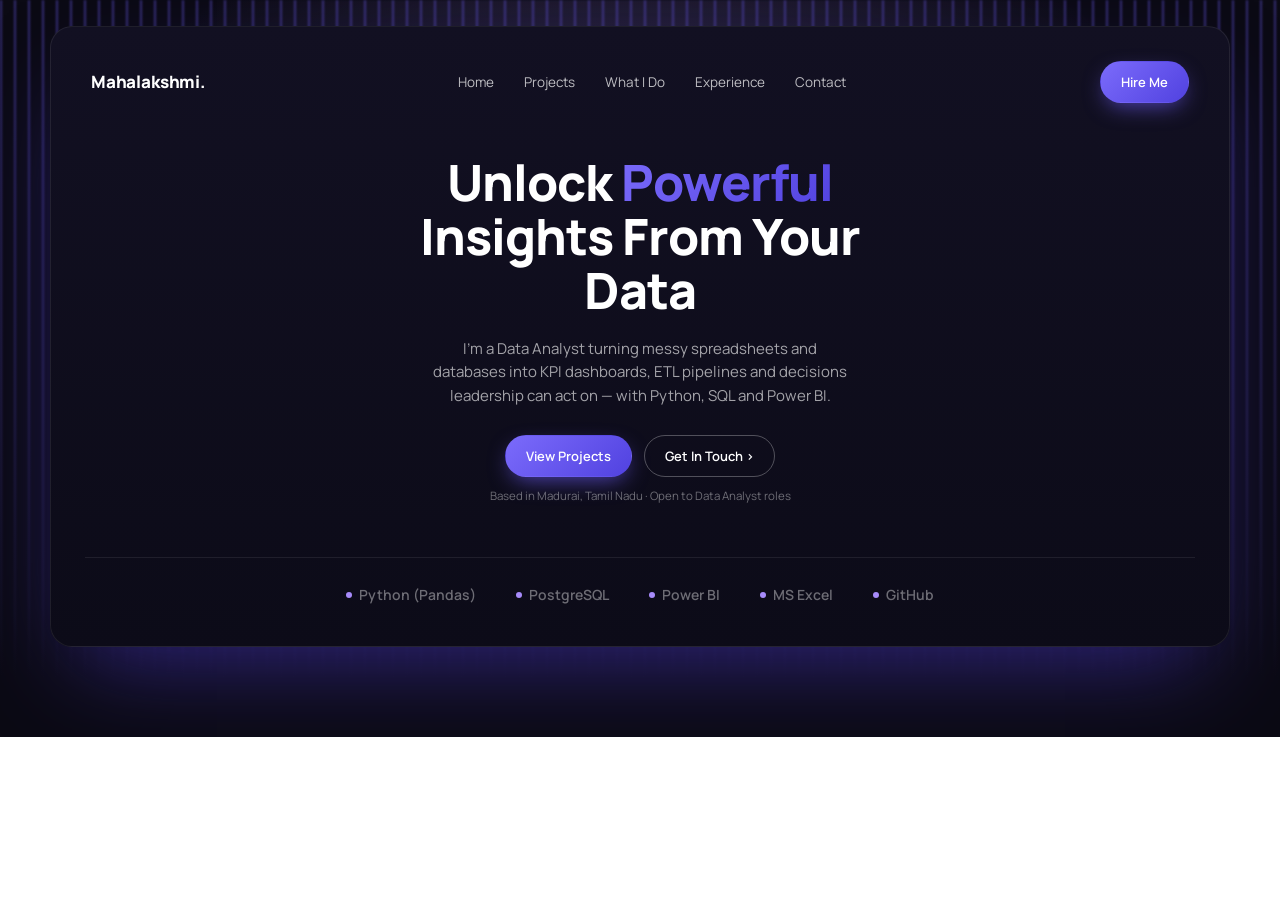
<file: index.html>
<!doctype html>
<html lang="en">
  <head>
    <meta charset="UTF-8" />
    <meta name="viewport" content="width=device-width, initial-scale=1.0" />
    <title>S M Mahalakshmi — Data Analyst</title>
    <link rel="preconnect" href="https://fonts.googleapis.com" />
    <link
      href="https://fonts.googleapis.com/css2?family=Manrope:wght@400;500;600;700;800&family=IBM+Plex+Mono:wght@400;500;600&display=swap"
      rel="stylesheet"
    />
    <link rel="stylesheet" href="style.css" />
  </head>
  <body>
    <!-- ============ HERO ============ -->
    <div class="hero-outer">
      <div class="hero-card">
        <div class="nav">
          <div class="logo">Mahalakshmi.</div>
          <div class="nav-links">
            <a href="#home">Home</a>
            <a href="#work">Projects</a>
            <a href="#do">What I Do</a>
            <a href="#experience">Experience</a>
            <a href="#contact">Contact</a>
          </div>
          <a class="btn btn-grad" href="#contact">Hire Me</a>
        </div>

        <div class="hero-body" id="home">
          <h1>
            Unlock <span class="grad-text">Powerful</span> Insights From Your
            Data
          </h1>
          <p>
            I'm a Data Analyst turning messy spreadsheets and databases into KPI
            dashboards, ETL pipelines and decisions leadership can act on — with
            Python, SQL and Power BI.
          </p>
          <div class="hero-ctas">
            <a class="btn btn-grad" href="#work">View Projects</a>
            <a class="btn btn-outline-dark" href="#contact">Get In Touch ›</a>
          </div>
          <div class="hero-note">
            Based in Madurai, Tamil Nadu · Open to Data Analyst roles
          </div>
        </div>

        <div class="tool-row">
          <span><i class="tool-dot"></i>Python (Pandas)</span>
          <span><i class="tool-dot"></i>PostgreSQL</span>
          <span><i class="tool-dot"></i>Power BI</span>
          <span><i class="tool-dot"></i>MS Excel</span>
          <span><i class="tool-dot"></i>GitHub</span>
        </div>
      </div>
    </div>

    <!-- ... the rest of the sections (Projects, Skills, Experience, Education, Contact, Footer) ... -->

    <script src="script.js"></script>
  </body>
</html>
</file>
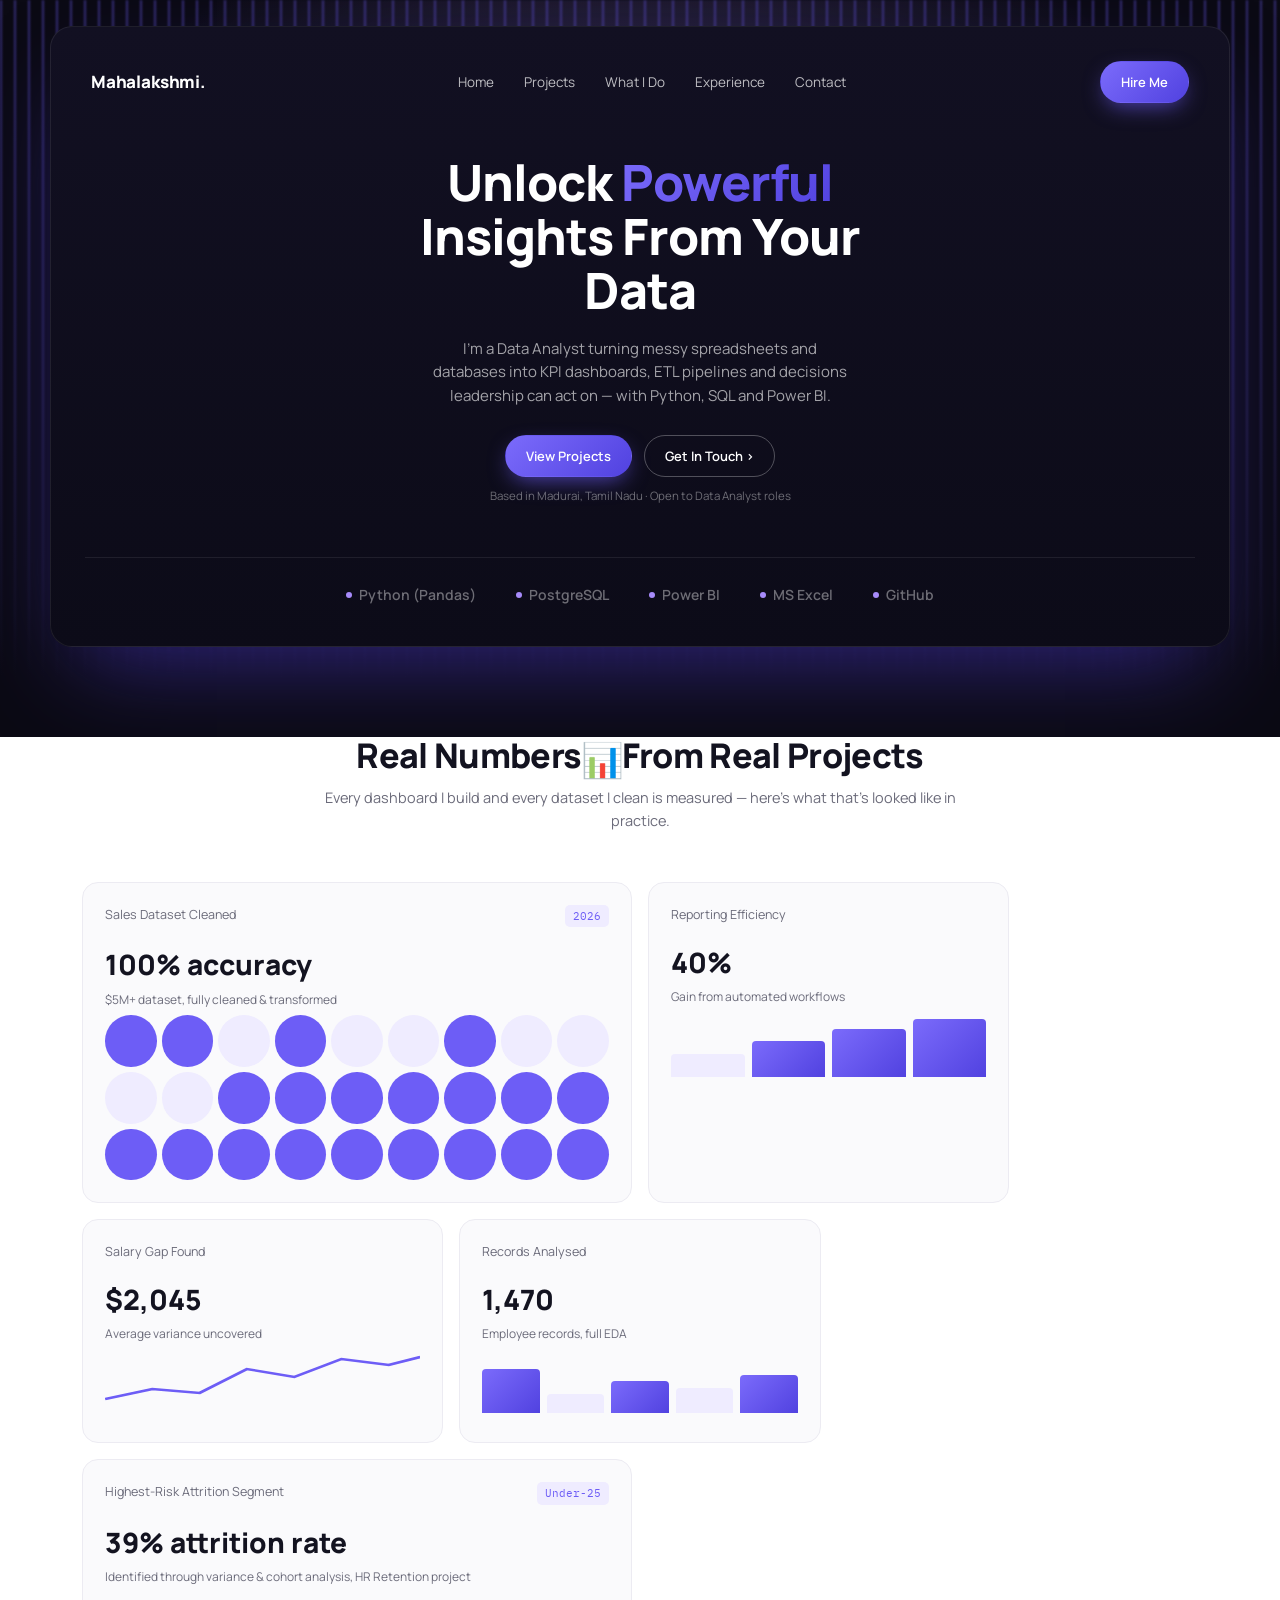
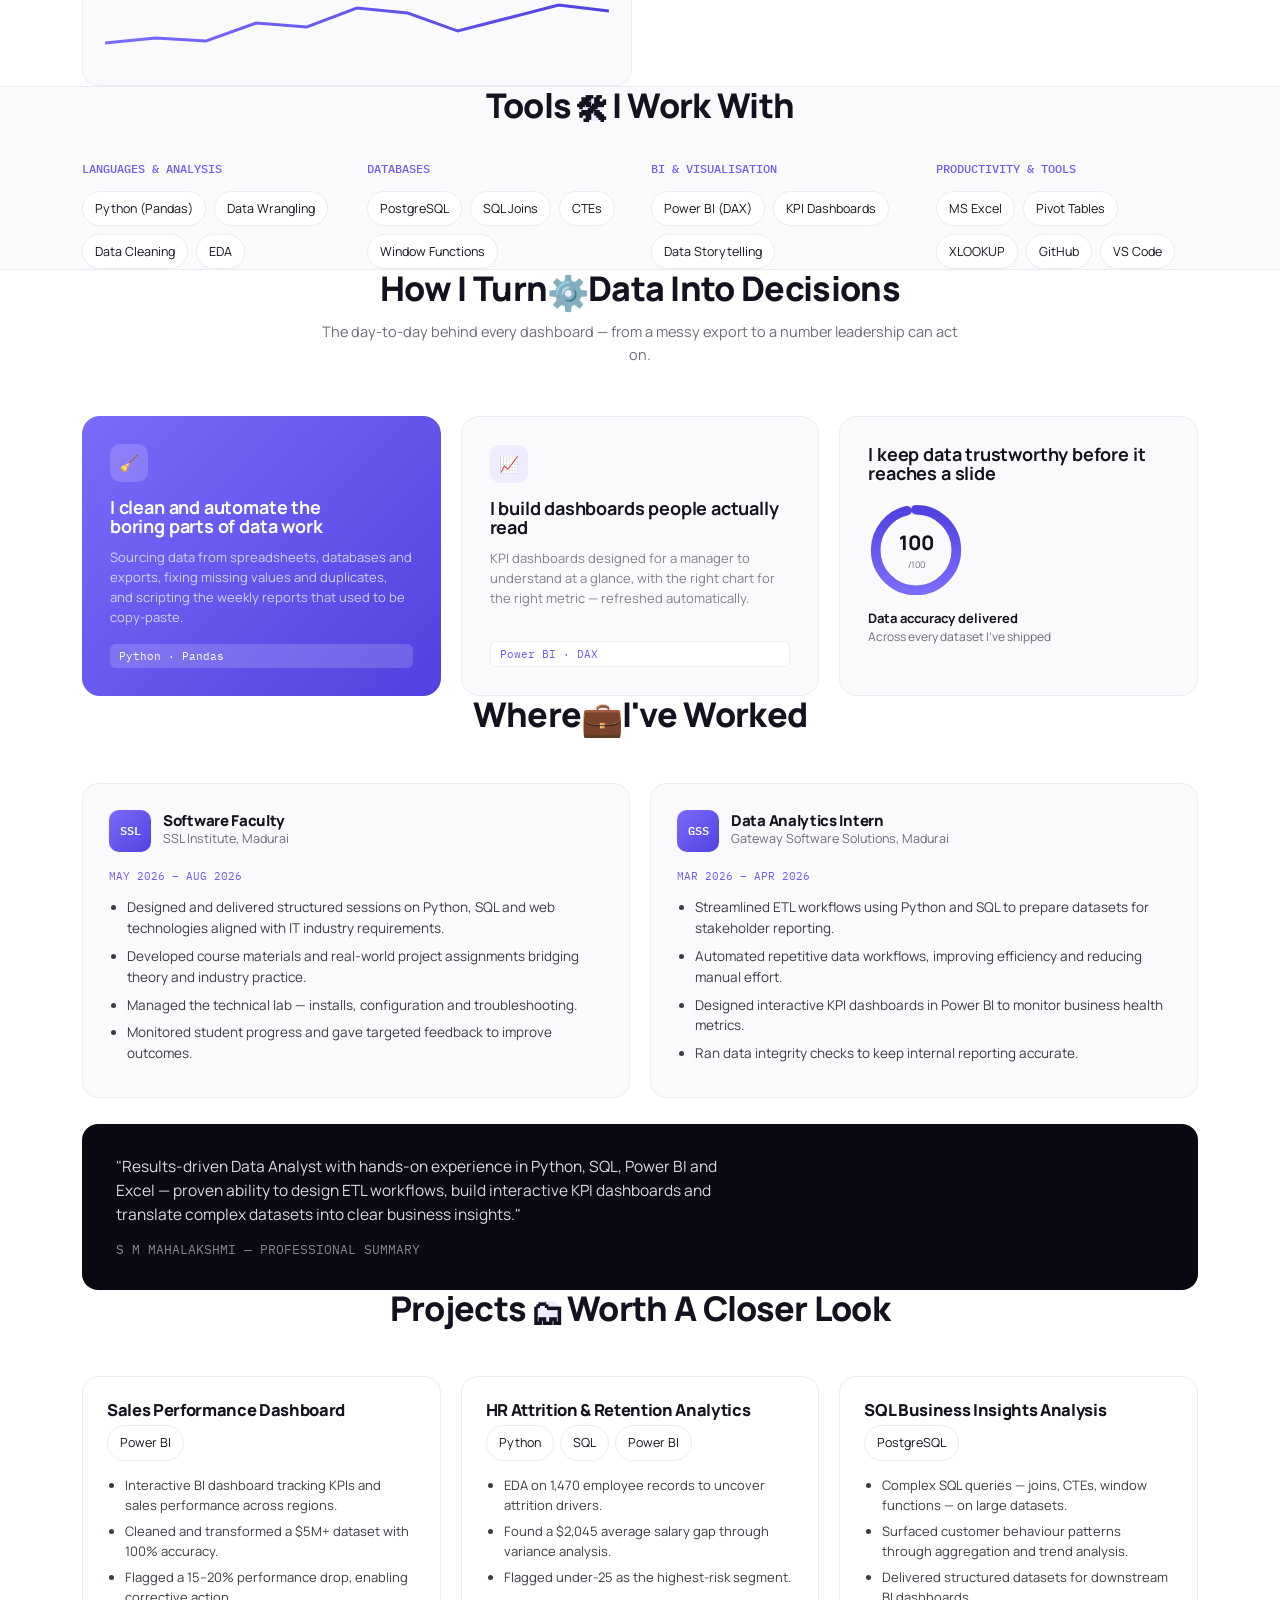
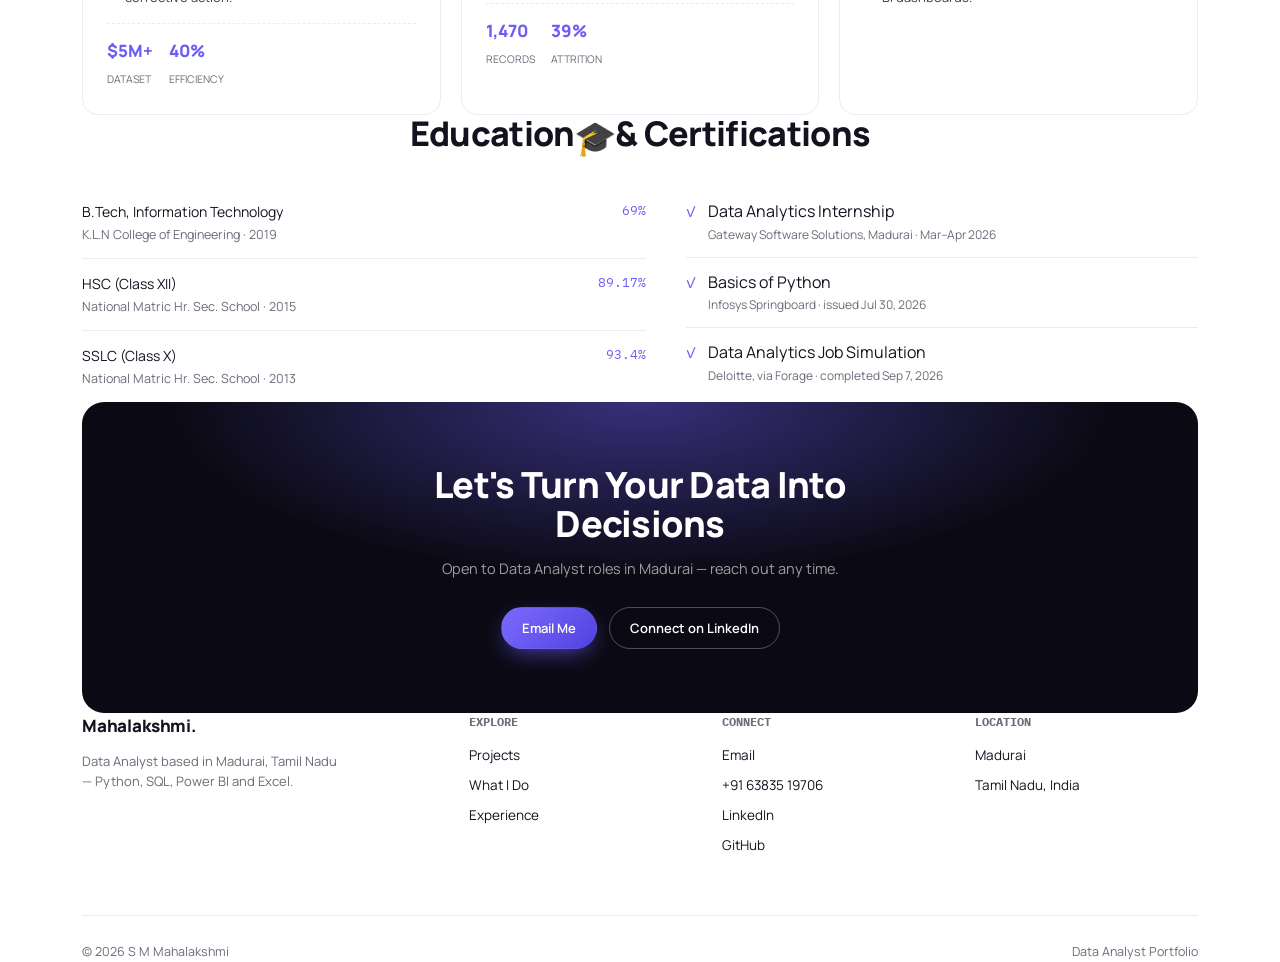
<file: portfolio.html>
<!DOCTYPE html>
<html lang="en">
<head>
<meta charset="UTF-8">
<meta name="viewport" content="width=device-width, initial-scale=1.0">
<title>S M Mahalakshmi — Data Analyst</title>
<link rel="preconnect" href="https://fonts.googleapis.com">
<link href="https://fonts.googleapis.com/css2?family=Manrope:wght@400;500;600;700;800&family=IBM+Plex+Mono:wght@400;500;600&display=swap" rel="stylesheet">
<style>
  :root{
    --bg:#FFFFFF;
    --dark:#0B0A14;
    --dark-2:#151329;
    --ink:#131320;
    --muted:#6B6B7A;
    --border:#ECEBF2;
    --card:#FAFAFC;
    --accent1:#6D5DF6;
    --accent2:#A78BFA;
    --accent-soft:#EFECFF;
    --grad: linear-gradient(135deg,#7B6BFB,#5142E0);
  }
  *{box-sizing:border-box; margin:0; padding:0;}
  html{scroll-behavior:smooth;}
  body{
    font-family:'Manrope', sans-serif;
    color:var(--ink);
    background:var(--bg);
    line-height:1.55;
    -webkit-font-smoothing:antialiased;
  }
  .mono{font-family:'IBM Plex Mono', monospace;}
  a{color:inherit; text-decoration:none;}
  img{max-width:100%; display:block;}
  .wrap{max-width:1180px; margin:0 auto; padding:0 32px;}
  @media (max-width:720px){ .wrap{padding:0 20px;} }
  h1,h2,h3{font-weight:800; letter-spacing:-0.02em; line-height:1.08;}
  .grad-text{
    background:var(--grad);
    -webkit-background-clip:text;
    background-clip:text;
    color:transparent;
  }
  section{padding:96px 0;}
  @media (max-width:720px){ section{padding:64px 0;} }
  .eyebrow-icon{display:inline-flex; align-items:center; justify-content:center; width:22px; height:22px; border-radius:6px; background:var(--accent-soft); vertical-align:-4px; margin:0 3px;}
  .eyebrow-icon svg{width:12px; height:12px;}

  /* ============ HERO WRAPPER (striped background) ============ */
  .hero-outer{
    background:var(--dark);
    padding:26px 20px 90px;
    position:relative;
    overflow:hidden;
  }
  .hero-outer::before{
    content:"";
    position:absolute; inset:0;
    background:
      repeating-linear-gradient(90deg,
        rgba(109,93,246,0.55) 0px, rgba(109,93,246,0.55) 2px,
        transparent 2px, transparent 14px),
      radial-gradient(60% 50% at 50% 20%, rgba(167,139,250,0.35), transparent 70%);
    filter:blur(1px);
    opacity:0.9;
  }
  .hero-outer::after{
    content:"";
    position:absolute; inset:0;
    background:linear-gradient(180deg, rgba(11,10,20,0.15) 0%, rgba(11,10,20,0.55) 55%, var(--dark) 92%);
  }
  .hero-card{
    position:relative;
    z-index:2;
    max-width:1180px;
    margin:0 auto;
    background:linear-gradient(180deg, #121022 0%, #0C0B18 100%);
    border:1px solid rgba(255,255,255,0.08);
    border-radius:22px;
    padding:26px 34px 40px;
    box-shadow:0 40px 90px -30px rgba(80,60,220,0.55);
  }
  @media (max-width:720px){ .hero-card{padding:20px 20px 30px; border-radius:18px;} }

  /* nav */
  .nav{
    display:flex; align-items:center; justify-content:space-between;
    padding:8px 6px 34px;
  }
  .logo{
    font-weight:800; font-size:17px; color:#fff; letter-spacing:-0.01em;
  }
  .nav-links{
    display:flex; gap:30px;
    font-size:13.5px; color:rgba(255,255,255,0.72);
  }
  .nav-links a:hover{color:#fff;}
  @media (max-width:820px){ .nav-links{display:none;} }
  .btn{
    font-size:13px; font-weight:600;
    padding:10px 20px;
    border-radius:999px;
    display:inline-block;
    cursor:pointer;
    border:1px solid transparent;
  }
  .btn-grad{ background:var(--grad); color:#fff; box-shadow:0 8px 22px -6px rgba(109,93,246,0.7); }
  .btn-grad:hover{ filter:brightness(1.08); }
  .btn-outline-dark{ border-color:rgba(255,255,255,0.28); color:#fff; }
  .btn-outline-dark:hover{ border-color:#fff; }
  .btn-outline-light{ border-color:rgba(19,19,32,0.2); color:var(--ink); }
  .btn-outline-light:hover{ border-color:var(--ink); }

  .hero-body{ text-align:center; padding:18px 10px 6px; }
  .hero-body h1{
    color:#fff;
    font-size:clamp(30px, 4.6vw, 50px);
    max-width:16ch;
    margin:0 auto;
  }
  .hero-body p{
    color:rgba(255,255,255,0.62);
    max-width:46ch;
    margin:20px auto 0;
    font-size:15px;
  }
  .hero-ctas{ display:flex; gap:12px; justify-content:center; margin-top:28px; flex-wrap:wrap; }
  .hero-note{ margin-top:10px; font-size:11.5px; color:rgba(255,255,255,0.4); }

  .tool-row{
    margin-top:46px;
    display:flex; align-items:center; justify-content:center;
    gap:40px; flex-wrap:wrap;
    padding-top:26px;
    border-top:1px solid rgba(255,255,255,0.08);
  }
  .tool-row span{
    font-size:14px; font-weight:600; color:rgba(255,255,255,0.4);
    display:flex; align-items:center; gap:7px;
  }
  .tool-row span:hover{ color:rgba(255,255,255,0.85); }
  .tool-dot{width:6px; height:6px; border-radius:50%; background:var(--accent2);}

  /* ============ BENTO SECTION ============ */
  .sec-title{ text-align:center; max-width:640px; margin:0 auto 50px; }
  .sec-title h2{ font-size:clamp(24px,3.4vw,34px); color:var(--ink); }
  .sec-title h2 .eyebrow-icon{ background:var(--accent-soft); }
  .sec-title p{ margin-top:14px; color:var(--muted); font-size:14.5px; }

  .bento{
    display:grid;
    grid-template-columns:repeat(6, 1fr);
    gap:16px;
  }
  .bcard{
    grid-column:span 2;
    background:var(--card);
    border:1px solid var(--border);
    border-radius:16px;
    padding:22px;
  }
  .bcard.wide{ grid-column:span 3; }
  @media (max-width:900px){
    .bento{ grid-template-columns:repeat(2,1fr); }
    .bcard, .bcard.wide{ grid-column:span 1; }
  }
  .bcard .bhead{
    display:flex; justify-content:space-between; align-items:flex-start;
    font-size:12.5px; color:var(--muted); margin-bottom:16px;
  }
  .bcard .bhead .tag{ font-family:'IBM Plex Mono'; font-size:10.5px; color:var(--accent1); background:var(--accent-soft); padding:3px 8px; border-radius:5px; }
  .bcard .big{ font-size:28px; font-weight:800; color:var(--ink); }
  .bcard .sub{ font-size:12px; color:var(--muted); margin-top:4px; }

  /* dot matrix */
  .dotgrid{ display:grid; grid-template-columns:repeat(9,1fr); gap:5px; margin-top:6px; }
  .dotgrid i{ width:100%; padding-top:100%; border-radius:50%; display:block; background:var(--accent-soft); }
  .dotgrid i.on{ background:var(--accent1); }

  /* bars */
  .barrow{ display:flex; align-items:flex-end; gap:7px; height:64px; margin-top:6px; }
  .barrow b{ flex:1; background:var(--accent-soft); border-radius:4px 4px 0 0; }
  .barrow b.on{ background:var(--grad); }

  /* sparkline */
  .spark{ width:100%; height:64px; margin-top:6px; }

  /* ============ SKILLS STRIP ============ */
  .skills-wrap{ background:var(--card); border-top:1px solid var(--border); border-bottom:1px solid var(--border); }
  .skill-groups{ display:grid; grid-template-columns:repeat(4,1fr); gap:22px; }
  @media (max-width:820px){ .skill-groups{ grid-template-columns:repeat(2,1fr); } }
  .skill-groups h4{ font-size:12px; font-family:'IBM Plex Mono'; color:var(--accent1); margin-bottom:12px; font-weight:500; }
  .pillset{ display:flex; flex-wrap:wrap; gap:8px; }
  .pill{ font-size:12.5px; padding:7px 12px; border:1px solid var(--border); border-radius:999px; background:#fff; }

  /* ============ FEATURE CARDS ============ */
  .feat-grid{ display:grid; grid-template-columns:repeat(3, 1fr); gap:20px; }
  @media (max-width:900px){ .feat-grid{ grid-template-columns:1fr; } }
  .feat-card{ border-radius:18px; padding:28px; min-height:280px; display:flex; flex-direction:column; justify-content:space-between; }
  .feat-card.dark{ background:var(--grad); color:#fff; }
  .feat-card.light{ background:var(--card); border:1px solid var(--border); }
  .feat-card h3{ font-size:18px; font-weight:700; letter-spacing:-0.01em; }
  .feat-card.dark h3{ max-width:20ch; }
  .feat-card p{ font-size:13px; margin-top:10px; opacity:0.85; }
  .feat-card.dark p{ color:rgba(255,255,255,0.85); }
  .feat-card.light p{ color:var(--muted); }
  .feat-icon{ width:38px; height:38px; border-radius:10px; display:flex; align-items:center; justify-content:center; margin-bottom:16px; }
  .feat-card.dark .feat-icon{ background:rgba(255,255,255,0.16); }
  .feat-card.light .feat-icon{ background:var(--accent-soft); }
  .feat-tag{ font-family:'IBM Plex Mono'; font-size:10.5px; padding:4px 9px; border-radius:6px; display:inline-block; }
  .feat-card.dark .feat-tag{ background:rgba(255,255,255,0.16); color:#fff; }
  .feat-card.light .feat-tag{ background:#fff; border:1px solid var(--border); color:var(--accent1); }

  .gauge-wrap{ display:flex; flex-direction:column; align-items:flex-start; gap:10px; }
  .gauge{ position:relative; width:96px; height:96px; }
  .gauge svg{ width:100%; height:100%; transform:rotate(-90deg); }
  .gauge .gnum{ position:absolute; inset:0; display:flex; align-items:center; justify-content:center; flex-direction:column; }
  .gauge .gnum b{ font-size:20px; font-weight:800; }
  .gauge .gnum span{ font-size:9px; color:var(--muted); }

  /* ============ EXPERIENCE ============ */
  .exp-grid{ display:grid; grid-template-columns:repeat(2,1fr); gap:20px; }
  @media (max-width:820px){ .exp-grid{ grid-template-columns:1fr; } }
  .exp-card{ background:var(--card); border:1px solid var(--border); border-radius:16px; padding:26px; }
  .exp-top{ display:flex; align-items:center; gap:12px; margin-bottom:16px; }
  .exp-avatar{ width:42px; height:42px; border-radius:10px; background:var(--grad); color:#fff; display:flex; align-items:center; justify-content:center; font-family:'IBM Plex Mono'; font-size:12px; font-weight:600; }
  .exp-top h3{ font-size:15px; }
  .exp-top .org{ font-size:12.5px; color:var(--muted); }
  .exp-when{ font-family:'IBM Plex Mono'; font-size:11px; color:var(--accent1); margin-bottom:12px; }
  .exp-card ul{ padding-left:18px; }
  .exp-card li{ font-size:13.5px; color:#3B3B47; margin-bottom:7px; }
  .quote-strip{ margin-top:26px; background:var(--dark); border-radius:16px; padding:30px 34px; color:#fff; }
  .quote-strip p{ font-size:15.5px; max-width:70ch; color:rgba(255,255,255,0.85); }
  .quote-strip .who{ margin-top:14px; font-size:12.5px; color:rgba(255,255,255,0.5); font-family:'IBM Plex Mono'; }

  /* ============ PROJECTS ============ */
  .proj-grid{ display:grid; grid-template-columns:repeat(3,1fr); gap:20px; }
  @media (max-width:900px){ .proj-grid{ grid-template-columns:1fr; } }
  .proj-card{ border:1px solid var(--border); border-radius:16px; padding:24px; background:#fff; }
  .proj-card h3{ font-size:16.5px; margin-bottom:6px; }
  .proj-tags{ display:flex; gap:6px; flex-wrap:wrap; margin-bottom:14px; }
  .proj-card ul{ padding-left:18px; margin-bottom:16px; }
  .proj-card li{ font-size:13px; color:#3B3B47; margin-bottom:6px; }
  .proj-stat-row{ display:flex; gap:16px; flex-wrap:wrap; padding-top:14px; border-top:1px dashed var(--border); }
  .proj-stat-row div span.n{ display:block; font-size:17px; font-weight:800; color:var(--accent1); }
  .proj-stat-row div span.l{ font-size:10.5px; color:var(--muted); }

  /* ============ EDUCATION ============ */
  .edu-grid{ display:grid; grid-template-columns:1.1fr 1fr; gap:40px; }
  @media (max-width:820px){ .edu-grid{ grid-template-columns:1fr; gap:30px; } }
  .edu-row{ display:flex; justify-content:space-between; padding:14px 0; border-bottom:1px solid var(--border); font-size:14px; }
  .edu-row:last-child{ border-bottom:none; }
  .edu-row .school{ color:var(--muted); font-size:12.5px; margin-top:2px; }
  .edu-row .score{ font-family:'IBM Plex Mono'; color:var(--accent1); font-size:13px; }
  .cert-row{ display:flex; gap:12px; padding:12px 0; border-bottom:1px solid var(--border); }
  .cert-row:last-child{ border-bottom:none; }
  .cert-row .check{ color:var(--accent1); font-family:'IBM Plex Mono'; }
  .cert-row .meta{ font-size:12px; color:var(--muted); margin-top:2px; }

  /* ============ CTA BANNER ============ */
  .cta-banner{
    background:var(--dark);
    border-radius:22px;
    margin:0 auto;
    max-width:1180px;
    padding:64px 40px;
    text-align:center;
    position:relative;
    overflow:hidden;
  }
  .cta-banner::before{
    content:"";
    position:absolute; inset:0;
    background:radial-gradient(60% 80% at 50% 0%, rgba(109,93,246,0.45), transparent 70%);
  }
  .cta-banner *{ position:relative; z-index:1; }
  .cta-banner h2{ color:#fff; font-size:clamp(24px,3.6vw,36px); max-width:18ch; margin:0 auto; }
  .cta-banner p{ color:rgba(255,255,255,0.6); margin-top:14px; font-size:14.5px; }
  .cta-ctas{ display:flex; gap:12px; justify-content:center; margin-top:26px; flex-wrap:wrap; }

  /* ============ FOOTER ============ */
  footer{ padding:70px 0 40px; }
  .foot-grid{ display:grid; grid-template-columns:1.6fr 1fr 1fr 1fr; gap:30px; margin-bottom:50px; }
  @media (max-width:800px){ .foot-grid{ grid-template-columns:repeat(2,1fr); } }
  .foot-grid h4{ font-size:12px; font-family:'IBM Plex Mono'; color:var(--muted); margin-bottom:14px; }
  .foot-grid ul{ list-style:none; }
  .foot-grid li{ margin-bottom:9px; font-size:13.5px; }
  .foot-grid li a:hover{ color:var(--accent1); }
  .foot-bottom{ display:flex; justify-content:space-between; align-items:center; padding-top:26px; border-top:1px solid var(--border); font-size:12.5px; color:var(--muted); flex-wrap:wrap; gap:10px; }
</style>
</head>
<body>

<!-- ============ HERO ============ -->
<div class="hero-outer">
  <div class="hero-card">
    <div class="nav">
      <div class="logo">Mahalakshmi.</div>
      <div class="nav-links">
        <a href="#home">Home</a>
        <a href="#work">Projects</a>
        <a href="#do">What I Do</a>
        <a href="#experience">Experience</a>
        <a href="#contact">Contact</a>
      </div>
      <a class="btn btn-grad" href="#contact">Hire Me</a>
    </div>

    <div class="hero-body" id="home">
      <h1>Unlock <span class="grad-text">Powerful</span> Insights From Your Data</h1>
      <p>I'm a Data Analyst turning messy spreadsheets and databases into KPI dashboards, ETL pipelines and decisions leadership can act on — with Python, SQL and Power BI.</p>
      <div class="hero-ctas">
        <a class="btn btn-grad" href="#work">View Projects</a>
        <a class="btn btn-outline-dark" href="#contact">Get In Touch ›</a>
      </div>
      <div class="hero-note">Based in Madurai, Tamil Nadu · Open to Data Analyst roles</div>
    </div>

    <div class="tool-row">
      <span><i class="tool-dot"></i>Python (Pandas)</span>
      <span><i class="tool-dot"></i>PostgreSQL</span>
      <span><i class="tool-dot"></i>Power BI</span>
      <span><i class="tool-dot"></i>MS Excel</span>
      <span><i class="tool-dot"></i>GitHub</span>
    </div>
  </div>
</div>

<!-- ============ BENTO: REAL NUMBERS ============ -->
<section class="wrap" id="work">
  <div class="sec-title">
    <h2>Real Numbers <span class="eyebrow-icon">📊</span> From Real Projects</h2>
    <p>Every dashboard I build and every dataset I clean is measured — here's what that's looked like in practice.</p>
  </div>

  <div class="bento">
    <div class="bcard wide">
      <div class="bhead"><span>Sales Dataset Cleaned</span><span class="tag">2026</span></div>
      <div class="big">100% accuracy</div>
      <div class="sub">$5M+ dataset, fully cleaned &amp; transformed</div>
      <div class="dotgrid" id="dotgrid"></div>
    </div>

    <div class="bcard">
      <div class="bhead"><span>Reporting Efficiency</span></div>
      <div class="big">40%</div>
      <div class="sub">Gain from automated workflows</div>
      <div class="barrow">
        <b style="height:35%"></b><b class="on" style="height:55%"></b><b class="on" style="height:75%"></b><b class="on" style="height:90%"></b>
      </div>
    </div>

    <div class="bcard">
      <div class="bhead"><span>Salary Gap Found</span></div>
      <div class="big">$2,045</div>
      <div class="sub">Average variance uncovered</div>
      <svg class="spark" viewBox="0 0 200 64" preserveAspectRatio="none">
        <polyline points="0,50 30,40 60,44 90,20 120,28 150,10 180,16 200,8" fill="none" stroke="var(--accent1)" stroke-width="2.5"/>
      </svg>
    </div>

    <div class="bcard">
      <div class="bhead"><span>Records Analysed</span></div>
      <div class="big">1,470</div>
      <div class="sub">Employee records, full EDA</div>
      <div class="barrow">
        <b class="on" style="height:70%"></b><b style="height:30%"></b><b class="on" style="height:50%"></b><b style="height:40%"></b><b class="on" style="height:60%"></b>
      </div>
    </div>

    <div class="bcard wide">
      <div class="bhead"><span>Highest-Risk Attrition Segment</span><span class="tag">Under-25</span></div>
      <div class="big">39% attrition rate</div>
      <div class="sub">Identified through variance &amp; cohort analysis, HR Retention project</div>
      <svg class="spark" viewBox="0 0 400 64" preserveAspectRatio="none">
        <polyline points="0,50 40,45 80,48 120,30 160,34 200,15 240,20 280,38 320,25 360,12 400,18" fill="none" stroke="url(#g1)" stroke-width="3"/>
        <defs><linearGradient id="g1" x1="0" x2="1"><stop offset="0" stop-color="#7B6BFB"/><stop offset="1" stop-color="#5142E0"/></linearGradient></defs>
      </svg>
    </div>
  </div>
</section>

<!-- ============ SKILLS STRIP ============ -->
<div class="skills-wrap">
  <section class="wrap">
    <div class="sec-title" style="margin-bottom:36px;">
      <h2>Tools <span class="eyebrow-icon">🛠</span> I Work With</h2>
    </div>
    <div class="skill-groups">
      <div>
        <h4>LANGUAGES &amp; ANALYSIS</h4>
        <div class="pillset">
          <span class="pill">Python (Pandas)</span>
          <span class="pill">Data Wrangling</span>
          <span class="pill">Data Cleaning</span>
          <span class="pill">EDA</span>
        </div>
      </div>
      <div>
        <h4>DATABASES</h4>
        <div class="pillset">
          <span class="pill">PostgreSQL</span>
          <span class="pill">SQL Joins</span>
          <span class="pill">CTEs</span>
          <span class="pill">Window Functions</span>
        </div>
      </div>
      <div>
        <h4>BI &amp; VISUALISATION</h4>
        <div class="pillset">
          <span class="pill">Power BI (DAX)</span>
          <span class="pill">KPI Dashboards</span>
          <span class="pill">Data Storytelling</span>
        </div>
      </div>
      <div>
        <h4>PRODUCTIVITY &amp; TOOLS</h4>
        <div class="pillset">
          <span class="pill">MS Excel</span>
          <span class="pill">Pivot Tables</span>
          <span class="pill">XLOOKUP</span>
          <span class="pill">GitHub</span>
          <span class="pill">VS Code</span>
        </div>
      </div>
    </div>
  </section>
</div>

<!-- ============ FEATURE CARDS: WHAT I DO ============ -->
<section class="wrap" id="do">
  <div class="sec-title">
    <h2>How I Turn <span class="eyebrow-icon">⚙️</span> Data Into Decisions</h2>
    <p>The day-to-day behind every dashboard — from a messy export to a number leadership can act on.</p>
  </div>

  <div class="feat-grid">
    <div class="feat-card dark">
      <div>
        <div class="feat-icon">🧹</div>
        <h3>I clean and automate the boring parts of data work</h3>
        <p>Sourcing data from spreadsheets, databases and exports, fixing missing values and duplicates, and scripting the weekly reports that used to be copy-paste.</p>
      </div>
      <span class="feat-tag">Python · Pandas</span>
    </div>

    <div class="feat-card light">
      <div>
        <div class="feat-icon">📈</div>
        <h3>I build dashboards people actually read</h3>
        <p>KPI dashboards designed for a manager to understand at a glance, with the right chart for the right metric — refreshed automatically.</p>
      </div>
      <span class="feat-tag">Power BI · DAX</span>
    </div>

    <div class="feat-card light">
      <div>
        <h3 style="margin-bottom:18px;">I keep data trustworthy before it reaches a slide</h3>
        <div class="gauge-wrap">
          <div class="gauge">
            <svg viewBox="0 0 100 100">
              <circle cx="50" cy="50" r="42" fill="none" stroke="#ECEBF2" stroke-width="10"/>
              <circle cx="50" cy="50" r="42" fill="none" stroke="url(#g2)" stroke-width="10" stroke-linecap="round" stroke-dasharray="264" stroke-dashoffset="10"/>
              <defs><linearGradient id="g2" x1="0" x2="1"><stop offset="0" stop-color="#7B6BFB"/><stop offset="1" stop-color="#5142E0"/></linearGradient></defs>
            </svg>
            <div class="gnum"><b>100</b><span>/100</span></div>
          </div>
          <div>
            <div style="font-size:13px; font-weight:700;">Data accuracy delivered</div>
            <div style="font-size:12px; color:var(--muted);">Across every dataset I've shipped</div>
          </div>
        </div>
      </div>
    </div>
  </div>
</section>

<!-- ============ EXPERIENCE ============ -->
<section class="wrap" id="experience">
  <div class="sec-title">
    <h2>Where <span class="eyebrow-icon">💼</span> I've Worked</h2>
  </div>
  <div class="exp-grid">
    <div class="exp-card">
      <div class="exp-top">
        <div class="exp-avatar">SSL</div>
        <div>
          <h3>Software Faculty</h3>
          <div class="org">SSL Institute, Madurai</div>
        </div>
      </div>
      <div class="exp-when">MAY 2026 – AUG 2026</div>
      <ul>
        <li>Designed and delivered structured sessions on Python, SQL and web technologies aligned with IT industry requirements.</li>
        <li>Developed course materials and real-world project assignments bridging theory and industry practice.</li>
        <li>Managed the technical lab — installs, configuration and troubleshooting.</li>
        <li>Monitored student progress and gave targeted feedback to improve outcomes.</li>
      </ul>
    </div>
    <div class="exp-card">
      <div class="exp-top">
        <div class="exp-avatar">GSS</div>
        <div>
          <h3>Data Analytics Intern</h3>
          <div class="org">Gateway Software Solutions, Madurai</div>
        </div>
      </div>
      <div class="exp-when">MAR 2026 – APR 2026</div>
      <ul>
        <li>Streamlined ETL workflows using Python and SQL to prepare datasets for stakeholder reporting.</li>
        <li>Automated repetitive data workflows, improving efficiency and reducing manual effort.</li>
        <li>Designed interactive KPI dashboards in Power BI to monitor business health metrics.</li>
        <li>Ran data integrity checks to keep internal reporting accurate.</li>
      </ul>
    </div>
  </div>

  <div class="quote-strip">
    <p>"Results-driven Data Analyst with hands-on experience in Python, SQL, Power BI and Excel — proven ability to design ETL workflows, build interactive KPI dashboards and translate complex datasets into clear business insights."</p>
    <div class="who">S M MAHALAKSHMI — PROFESSIONAL SUMMARY</div>
  </div>
</section>

<!-- ============ PROJECTS ============ -->
<section class="wrap">
  <div class="sec-title">
    <h2>Projects <span class="eyebrow-icon">🗂</span> Worth A Closer Look</h2>
  </div>
  <div class="proj-grid">
    <div class="proj-card">
      <h3>Sales Performance Dashboard</h3>
      <div class="proj-tags"><span class="pill">Power BI</span></div>
      <ul>
        <li>Interactive BI dashboard tracking KPIs and sales performance across regions.</li>
        <li>Cleaned and transformed a $5M+ dataset with 100% accuracy.</li>
        <li>Flagged a 15–20% performance drop, enabling corrective action.</li>
      </ul>
      <div class="proj-stat-row">
        <div><span class="n">$5M+</span><span class="l">DATASET</span></div>
        <div><span class="n">40%</span><span class="l">EFFICIENCY</span></div>
      </div>
    </div>
    <div class="proj-card">
      <h3>HR Attrition &amp; Retention Analytics</h3>
      <div class="proj-tags"><span class="pill">Python</span><span class="pill">SQL</span><span class="pill">Power BI</span></div>
      <ul>
        <li>EDA on 1,470 employee records to uncover attrition drivers.</li>
        <li>Found a $2,045 average salary gap through variance analysis.</li>
        <li>Flagged under-25 as the highest-risk segment.</li>
      </ul>
      <div class="proj-stat-row">
        <div><span class="n">1,470</span><span class="l">RECORDS</span></div>
        <div><span class="n">39%</span><span class="l">ATTRITION</span></div>
      </div>
    </div>
    <div class="proj-card">
      <h3>SQL Business Insights Analysis</h3>
      <div class="proj-tags"><span class="pill">PostgreSQL</span></div>
      <ul>
        <li>Complex SQL queries — joins, CTEs, window functions — on large datasets.</li>
        <li>Surfaced customer behaviour patterns through aggregation and trend analysis.</li>
        <li>Delivered structured datasets for downstream BI dashboards.</li>
      </ul>
    </div>
  </div>
</section>

<!-- ============ EDUCATION ============ -->
<section class="wrap">
  <div class="sec-title" style="margin-bottom:36px;">
    <h2>Education <span class="eyebrow-icon">🎓</span> &amp; Certifications</h2>
  </div>
  <div class="edu-grid">
    <div>
      <div class="edu-row">
        <div><div>B.Tech, Information Technology</div><div class="school">K.L.N College of Engineering · 2019</div></div>
        <div class="score">69%</div>
      </div>
      <div class="edu-row">
        <div><div>HSC (Class XII)</div><div class="school">National Matric Hr. Sec. School · 2015</div></div>
        <div class="score">89.17%</div>
      </div>
      <div class="edu-row">
        <div><div>SSLC (Class X)</div><div class="school">National Matric Hr. Sec. School · 2013</div></div>
        <div class="score">93.4%</div>
      </div>
    </div>
    <div>
      <div class="cert-row">
        <span class="check">✓</span>
        <div><div>Data Analytics Internship</div><div class="meta">Gateway Software Solutions, Madurai · Mar–Apr 2026</div></div>
      </div>
      <div class="cert-row">
        <span class="check">✓</span>
        <div><div>Basics of Python</div><div class="meta">Infosys Springboard · issued Jul 30, 2026</div></div>
      </div>
      <div class="cert-row">
        <span class="check">✓</span>
        <div><div>Data Analytics Job Simulation</div><div class="meta">Deloitte, via Forage · completed Sep 7, 2026</div></div>
      </div>
    </div>
  </div>
</section>

<!-- ============ CTA BANNER ============ -->
<section class="wrap" id="contact">
  <div class="cta-banner">
    <h2>Let's Turn Your Data Into Decisions</h2>
    <p>Open to Data Analyst roles in Madurai — reach out any time.</p>
    <div class="cta-ctas">
      <a class="btn btn-grad" href="mailto:sittumuralimahalakshmi@gmail.com">Email Me</a>
      <a class="btn btn-outline-dark" href="https://linkedin.com/in/mahalakshmi-s-m-893b573b1" target="_blank">Connect on LinkedIn</a>
    </div>
  </div>
</section>

<!-- ============ FOOTER ============ -->
<footer class="wrap">
  <div class="foot-grid">
    <div>
      <div class="logo" style="color:var(--ink); margin-bottom:12px;">Mahalakshmi.</div>
      <p style="font-size:13px; color:var(--muted); max-width:32ch;">Data Analyst based in Madurai, Tamil Nadu — Python, SQL, Power BI and Excel.</p>
    </div>
    <div>
      <h4>EXPLORE</h4>
      <ul>
        <li><a href="#work">Projects</a></li>
        <li><a href="#do">What I Do</a></li>
        <li><a href="#experience">Experience</a></li>
      </ul>
    </div>
    <div>
      <h4>CONNECT</h4>
      <ul>
        <li><a href="mailto:sittumuralimahalakshmi@gmail.com">Email</a></li>
        <li><a href="tel:+916383519706">+91 63835 19706</a></li>
        <li><a href="https://linkedin.com/in/mahalakshmi-s-m-893b573b1" target="_blank">LinkedIn</a></li>
        <li><a href="https://github.com/Mahalakshmi-SM" target="_blank">GitHub</a></li>
      </ul>
    </div>
    <div>
      <h4>LOCATION</h4>
      <ul>
        <li>Madurai</li>
        <li>Tamil Nadu, India</li>
      </ul>
    </div>
  </div>
  <div class="foot-bottom">
    <span>© 2026 S M Mahalakshmi</span>
    <span>Data Analyst Portfolio</span>
  </div>
</footer>

<script>
  // build dot matrix grid: 3 rows x 9 cols, weighted toward "on" to suggest a filled dataset
  const dg = document.getElementById('dotgrid');
  const total = 27;
  const onCount = 20;
  const pattern = Array.from({length: total}, (_, i) => i < onCount);
  for (let i = pattern.length - 1; i > 0; i--) {
    const j = Math.floor(((i * 9301 + 49297) % 233280) / 233280 * (i + 1));
    [pattern[i], pattern[j]] = [pattern[j], pattern[i]];
  }
  pattern.forEach(on => {
    const dot = document.createElement('i');
    if (on) dot.classList.add('on');
    dg.appendChild(dot);
  });
</script>

</body>
</html>
</file>
<file: style.css>
:root {
  --bg: #ffffff;
  --dark: #0b0a14;
  --dark-2: #151329;
  --ink: #131320;
  --muted: #6b6b7a;
  --border: #ecebf2;
  --card: #fafafc;
  --accent1: #6d5df6;
  --accent2: #a78bfa;
  --accent-soft: #efecff;
  --grad: linear-gradient(135deg, #7b6bfb, #5142e0);
}
* {
  box-sizing: border-box;
  margin: 0;
  padding: 0;
}
html {
  scroll-behavior: smooth;
}
body {
  font-family: "Manrope", sans-serif;
  color: var(--ink);
  background: var(--bg);
  line-height: 1.55;
  -webkit-font-smoothing: antialiased;
}
.mono {
  font-family: "IBM Plex Mono", monospace;
}
a {
  color: inherit;
  text-decoration: none;
}
img {
  max-width: 100%;
  display: block;
}
.wrap {
  max-width: 1180px;
  margin: 0 auto;
  padding: 0 32px;
}
@media (max-width: 720px) {
  .wrap {
    padding: 0 20px;
  }
}
h1,
h2,
h3 {
  font-weight: 800;
  letter-spacing: -0.02em;
  line-height: 1.08;
}
.grad-text {
  background: var(--grad);
  -webkit-background-clip: text;
  background-clip: text;
  color: transparent;
}
section {
  padding: 96px 0;
}
@media (max-width: 720px) {
  section {
    padding: 64px 0;
  }
}
.eyebrow-icon {
  display: inline-flex;
  align-items: center;
  justify-content: center;
  width: 22px;
  height: 22px;
  border-radius: 6px;
  background: var(--accent-soft);
  vertical-align: -4px;
  margin: 0 3px;
}
.eyebrow-icon svg {
  width: 12px;
  height: 12px;
}

/* ============ HERO WRAPPER (striped background) ============ */
.hero-outer {
  background: var(--dark);
  padding: 26px 20px 90px;
  position: relative;
  overflow: hidden;
}
.hero-outer::before {
  content: "";
  position: absolute;
  inset: 0;
  background:
    repeating-linear-gradient(
      90deg,
      rgba(109, 93, 246, 0.55) 0px,
      rgba(109, 93, 246, 0.55) 2px,
      transparent 2px,
      transparent 14px
    ),
    radial-gradient(
      60% 50% at 50% 20%,
      rgba(167, 139, 250, 0.35),
      transparent 70%
    );
  filter: blur(1px);
  opacity: 0.9;
}
.hero-outer::after {
  content: "";
  position: absolute;
  inset: 0;
  background: linear-gradient(
    180deg,
    rgba(11, 10, 20, 0.15) 0%,
    rgba(11, 10, 20, 0.55) 55%,
    var(--dark) 92%
  );
}
.hero-card {
  position: relative;
  z-index: 2;
  max-width: 1180px;
  margin: 0 auto;
  background: linear-gradient(180deg, #121022 0%, #0c0b18 100%);
  border: 1px solid rgba(255, 255, 255, 0.08);
  border-radius: 22px;
  padding: 26px 34px 40px;
  box-shadow: 0 40px 90px -30px rgba(80, 60, 220, 0.55);
}
@media (max-width: 720px) {
  .hero-card {
    padding: 20px 20px 30px;
    border-radius: 18px;
  }
}

/* nav */
.nav {
  display: flex;
  align-items: center;
  justify-content: space-between;
  padding: 8px 6px 34px;
}
.logo {
  font-weight: 800;
  font-size: 17px;
  color: #fff;
  letter-spacing: -0.01em;
}
.nav-links {
  display: flex;
  gap: 30px;
  font-size: 13.5px;
  color: rgba(255, 255, 255, 0.72);
}
.nav-links a:hover {
  color: #fff;
}
@media (max-width: 820px) {
  .nav-links {
    display: none;
  }
}
.btn {
  font-size: 13px;
  font-weight: 600;
  padding: 10px 20px;
  border-radius: 999px;
  display: inline-block;
  cursor: pointer;
  border: 1px solid transparent;
}
.btn-grad {
  background: var(--grad);
  color: #fff;
  box-shadow: 0 8px 22px -6px rgba(109, 93, 246, 0.7);
}
.btn-grad:hover {
  filter: brightness(1.08);
}
.btn-outline-dark {
  border-color: rgba(255, 255, 255, 0.28);
  color: #fff;
}
.btn-outline-dark:hover {
  border-color: #fff;
}
.btn-outline-light {
  border-color: rgba(19, 19, 32, 0.2);
  color: var(--ink);
}
.btn-outline-light:hover {
  border-color: var(--ink);
}

.hero-body {
  text-align: center;
  padding: 18px 10px 6px;
}
.hero-body h1 {
  color: #fff;
  font-size: clamp(30px, 4.6vw, 50px);
  max-width: 16ch;
  margin: 0 auto;
}
.hero-body p {
  color: rgba(255, 255, 255, 0.62);
  max-width: 46ch;
  margin: 20px auto 0;
  font-size: 15px;
}
.hero-ctas {
  display: flex;
  gap: 12px;
  justify-content: center;
  margin-top: 28px;
  flex-wrap: wrap;
}
.hero-note {
  margin-top: 10px;
  font-size: 11.5px;
  color: rgba(255, 255, 255, 0.4);
}

.tool-row {
  margin-top: 46px;
  display: flex;
  align-items: center;
  justify-content: center;
  gap: 40px;
  flex-wrap: wrap;
  padding-top: 26px;
  border-top: 1px solid rgba(255, 255, 255, 0.08);
}
.tool-row span {
  font-size: 14px;
  font-weight: 600;
  color: rgba(255, 255, 255, 0.4);
  display: flex;
  align-items: center;
  gap: 7px;
}
.tool-row span:hover {
  color: rgba(255, 255, 255, 0.85);
}
.tool-dot {
  width: 6px;
  height: 6px;
  border-radius: 50%;
  background: var(--accent2);
}

/* ============ BENTO SECTION ============ */
.sec-title {
  text-align: center;
  max-width: 640px;
  margin: 0 auto 50px;
}
.sec-title h2 {
  font-size: clamp(24px, 3.4vw, 34px);
  color: var(--ink);
}
.sec-title h2 .eyebrow-icon {
  background: var(--accent-soft);
}
.sec-title p {
  margin-top: 14px;
  color: var(--muted);
  font-size: 14.5px;
}

.bento {
  display: grid;
  grid-template-columns: repeat(6, 1fr);
  gap: 16px;
}
.bcard {
  grid-column: span 2;
  background: var(--card);
  border: 1px solid var(--border);
  border-radius: 16px;
  padding: 22px;
}
.bcard.wide {
  grid-column: span 3;
}
@media (max-width: 900px) {
  .bento {
    grid-template-columns: repeat(2, 1fr);
  }
  .bcard,
  .bcard.wide {
    grid-column: span 1;
  }
}
.bcard .bhead {
  display: flex;
  justify-content: space-between;
  align-items: flex-start;
  font-size: 12.5px;
  color: var(--muted);
  margin-bottom: 16px;
}
.bcard .bhead .tag {
  font-family: "IBM Plex Mono";
  font-size: 10.5px;
  color: var(--accent1);
  background: var(--accent-soft);
  padding: 3px 8px;
  border-radius: 5px;
}
.bcard .big {
  font-size: 28px;
  font-weight: 800;
  color: var(--ink);
}
.bcard .sub {
  font-size: 12px;
  color: var(--muted);
  margin-top: 4px;
}

/* dot matrix */
.dotgrid {
  display: grid;
  grid-template-columns: repeat(9, 1fr);
  gap: 5px;
  margin-top: 6px;
}
.dotgrid i {
  width: 100%;
  padding-top: 100%;
  border-radius: 50%;
  display: block;
  background: var(--accent-soft);
}
.dotgrid i.on {
  background: var(--accent1);
}

/* bars */
.barrow {
  display: flex;
  align-items: flex-end;
  gap: 7px;
  height: 64px;
  margin-top: 6px;
}
.barrow b {
  flex: 1;
  background: var(--accent-soft);
  border-radius: 4px 4px 0 0;
}
.barrow b.on {
  background: var(--grad);
}

/* sparkline */
.spark {
  width: 100%;
  height: 64px;
  margin-top: 6px;
}

/* ============ SKILLS STRIP ============ */
.skills-wrap {
  background: var(--card);
  border-top: 1px solid var(--border);
  border-bottom: 1px solid var(--border);
}
.skill-groups {
  display: grid;
  grid-template-columns: repeat(4, 1fr);
  gap: 22px;
}
@media (max-width: 820px) {
  .skill-groups {
    grid-template-columns: repeat(2, 1fr);
  }
}
.skill-groups h4 {
  font-size: 12px;
  font-family: "IBM Plex Mono";
  color: var(--accent1);
  margin-bottom: 12px;
  font-weight: 500;
}
.pillset {
  display: flex;
  flex-wrap: wrap;
  gap: 8px;
}
.pill {
  font-size: 12.5px;
  padding: 7px 12px;
  border: 1px solid var(--border);
  border-radius: 999px;
  background: #fff;
}

/* ============ FEATURE CARDS ============ */
.feat-grid {
  display: grid;
  grid-template-columns: repeat(3, 1fr);
  gap: 20px;
}
@media (max-width: 900px) {
  .feat-grid {
    grid-template-columns: 1fr;
  }
}
.feat-card {
  border-radius: 18px;
  padding: 28px;
  min-height: 280px;
  display: flex;
  flex-direction: column;
  justify-content: space-between;
}
.feat-card.dark {
  background: var(--grad);
  color: #fff;
}
.feat-card.light {
  background: var(--card);
  border: 1px solid var(--border);
}
.feat-card h3 {
  font-size: 18px;
  font-weight: 700;
  letter-spacing: -0.01em;
}
.feat-card.dark h3 {
  max-width: 20ch;
}
.feat-card p {
  font-size: 13px;
  margin-top: 10px;
  opacity: 0.85;
}
.feat-card.dark p {
  color: rgba(255, 255, 255, 0.85);
}
.feat-card.light p {
  color: var(--muted);
}
.feat-icon {
  width: 38px;
  height: 38px;
  border-radius: 10px;
  display: flex;
  align-items: center;
  justify-content: center;
  margin-bottom: 16px;
}
.feat-card.dark .feat-icon {
  background: rgba(255, 255, 255, 0.16);
}
.feat-card.light .feat-icon {
  background: var(--accent-soft);
}
.feat-tag {
  font-family: "IBM Plex Mono";
  font-size: 10.5px;
  padding: 4px 9px;
  border-radius: 6px;
  display: inline-block;
}
.feat-card.dark .feat-tag {
  background: rgba(255, 255, 255, 0.16);
  color: #fff;
}
.feat-card.light .feat-tag {
  background: #fff;
  border: 1px solid var(--border);
  color: var(--accent1);
}

.gauge-wrap {
  display: flex;
  flex-direction: column;
  align-items: flex-start;
  gap: 10px;
}
.gauge {
  position: relative;
  width: 96px;
  height: 96px;
}
.gauge svg {
  width: 100%;
  height: 100%;
  transform: rotate(-90deg);
}
.gauge .gnum {
  position: absolute;
  inset: 0;
  display: flex;
  align-items: center;
  justify-content: center;
  flex-direction: column;
}
.gauge .gnum b {
  font-size: 20px;
  font-weight: 800;
}
.gauge .gnum span {
  font-size: 9px;
  color: var(--muted);
}

/* ============ EXPERIENCE ============ */
.exp-grid {
  display: grid;
  grid-template-columns: repeat(2, 1fr);
  gap: 20px;
}
@media (max-width: 820px) {
  .exp-grid {
    grid-template-columns: 1fr;
  }
}
.exp-card {
  background: var(--card);
  border: 1px solid var(--border);
  border-radius: 16px;
  padding: 26px;
}
.exp-top {
  display: flex;
  align-items: center;
  gap: 12px;
  margin-bottom: 16px;
}
.exp-avatar {
  width: 42px;
  height: 42px;
  border-radius: 10px;
  background: var(--grad);
  color: #fff;
  display: flex;
  align-items: center;
  justify-content: center;
  font-family: "IBM Plex Mono";
  font-size: 12px;
  font-weight: 600;
}
.exp-top h3 {
  font-size: 15px;
}
.exp-top .org {
  font-size: 12.5px;
  color: var(--muted);
}
.exp-when {
  font-family: "IBM Plex Mono";
  font-size: 11px;
  color: var(--accent1);
  margin-bottom: 12px;
}
.exp-card ul {
  padding-left: 18px;
}
.exp-card li {
  font-size: 13.5px;
  color: #3b3b47;
  margin-bottom: 7px;
}
.quote-strip {
  margin-top: 26px;
  background: var(--dark);
  border-radius: 16px;
  padding: 30px 34px;
  color: #fff;
}
.quote-strip p {
  font-size: 15.5px;
  max-width: 70ch;
  color: rgba(255, 255, 255, 0.85);
}
.quote-strip .who {
  margin-top: 14px;
  font-size: 12.5px;
  color: rgba(255, 255, 255, 0.5);
  font-family: "IBM Plex Mono";
}

/* ============ PROJECTS ============ */
.proj-grid {
  display: grid;
  grid-template-columns: repeat(3, 1fr);
  gap: 20px;
}
@media (max-width: 900px) {
  .proj-grid {
    grid-template-columns: 1fr;
  }
}
.proj-card {
  border: 1px solid var(--border);
  border-radius: 16px;
  padding: 24px;
  background: #fff;
}
.proj-card h3 {
  font-size: 16.5px;
  margin-bottom: 6px;
}
.proj-tags {
  display: flex;
  gap: 6px;
  flex-wrap: wrap;
  margin-bottom: 14px;
}
.proj-card ul {
  padding-left: 18px;
  margin-bottom: 16px;
}
.proj-card li {
  font-size: 13px;
  color: #3b3b47;
  margin-bottom: 6px;
}
.proj-stat-row {
  display: flex;
  gap: 16px;
  flex-wrap: wrap;
  padding-top: 14px;
  border-top: 1px dashed var(--border);
}
.proj-stat-row div span.n {
  display: block;
  font-size: 17px;
  font-weight: 800;
  color: var(--accent1);
}
.proj-stat-row div span.l {
  font-size: 10.5px;
  color: var(--muted);
}

/* ============ EDUCATION ============ */
.edu-grid {
  display: grid;
  grid-template-columns: 1.1fr 1fr;
  gap: 40px;
}
@media (max-width: 820px) {
  .edu-grid {
    grid-template-columns: 1fr;
    gap: 30px;
  }
}
.edu-row {
  display: flex;
  justify-content: space-between;
  padding: 14px 0;
  border-bottom: 1px solid var(--border);
  font-size: 14px;
}
.edu-row:last-child {
  border-bottom: none;
}
.edu-row .school {
  color: var(--muted);
  font-size: 12.5px;
  margin-top: 2px;
}
.edu-row .score {
  font-family: "IBM Plex Mono";
  color: var(--accent1);
  font-size: 13px;
}
.cert-row {
  display: flex;
  gap: 12px;
  padding: 12px 0;
  border-bottom: 1px solid var(--border);
}
.cert-row:last-child {
  border-bottom: none;
}
.cert-row .check {
  color: var(--accent1);
  font-family: "IBM Plex Mono";
}
.cert-row .meta {
  font-size: 12px;
  color: var(--muted);
  margin-top: 2px;
}

/* ============ CTA BANNER ============ */
.cta-banner {
  background: var(--dark);
  border-radius: 22px;
  margin: 0 auto;
  max-width: 1180px;
  padding: 64px 40px;
  text-align: center;
  position: relative;
  overflow: hidden;
}
.cta-banner::before {
  content: "";
  position: absolute;
  inset: 0;
  background: radial-gradient(
    60% 80% at 50% 0%,
    rgba(109, 93, 246, 0.45),
    transparent 70%
  );
}
.cta-banner * {
  position: relative;
  z-index: 1;
}
.cta-banner h2 {
  color: #fff;
  font-size: clamp(24px, 3.6vw, 36px);
  max-width: 18ch;
  margin: 0 auto;
}
.cta-banner p {
  color: rgba(255, 255, 255, 0.6);
  margin-top: 14px;
  font-size: 14.5px;
}
.cta-ctas {
  display: flex;
  gap: 12px;
  justify-content: center;
  margin-top: 26px;
  flex-wrap: wrap;
}

/* ============ FOOTER ============ */
footer {
  padding: 70px 0 40px;
}
.foot-grid {
  display: grid;
  grid-template-columns: 1.6fr 1fr 1fr 1fr;
  gap: 30px;
  margin-bottom: 50px;
}
@media (max-width: 800px) {
  .foot-grid {
    grid-template-columns: repeat(2, 1fr);
  }
}
.foot-grid h4 {
  font-size: 12px;
  font-family: "IBM Plex Mono";
  color: var(--muted);
  margin-bottom: 14px;
}
.foot-grid ul {
  list-style: none;
}
.foot-grid li {
  margin-bottom: 9px;
  font-size: 13.5px;
}
.foot-grid li a:hover {
  color: var(--accent1);
}
.foot-bottom {
  display: flex;
  justify-content: space-between;
  align-items: center;
  padding-top: 26px;
  border-top: 1px solid var(--border);
  font-size: 12.5px;
  color: var(--muted);
  flex-wrap: wrap;
  gap: 10px;
}
</file>
